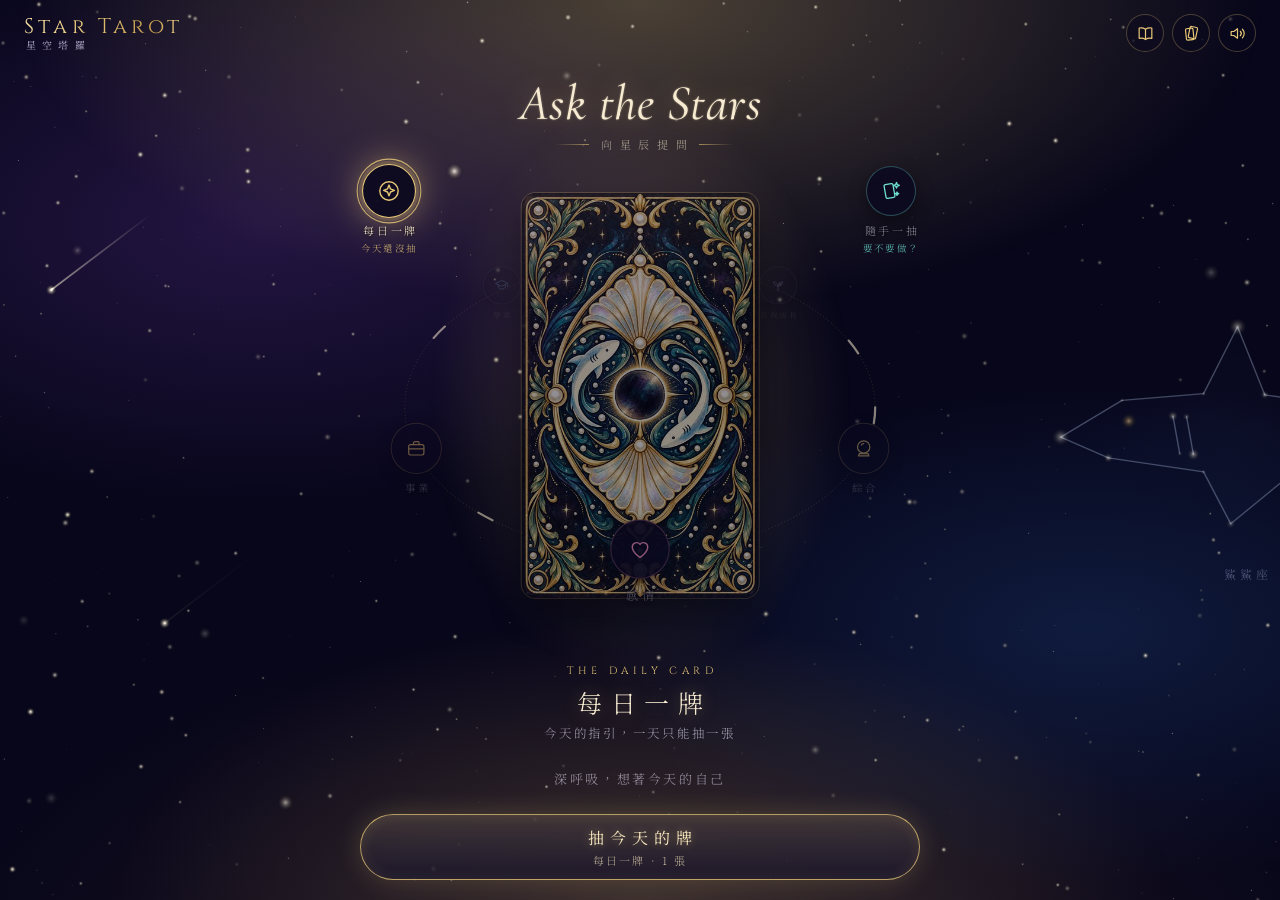
<file: index.html>
<!doctype html>
<html lang="zh-Hant">
<head>
<meta charset="utf-8">
<meta name="viewport" content="width=device-width, initial-scale=1, maximum-scale=1, user-scalable=no, viewport-fit=cover">
<title>星空塔羅</title>
<meta name="theme-color" content="#07061a">
<link rel="preconnect" href="https://fonts.googleapis.com">
<link rel="preconnect" href="https://fonts.gstatic.com" crossorigin>
<link href="https://fonts.googleapis.com/css2?family=Cinzel:wght@400;500;700&family=Cormorant+Garamond:ital,wght@0,400;0,500;1,400;1,500&family=Noto+Serif+TC:wght@300;400;600&display=swap" rel="stylesheet">
<link rel="stylesheet" href="style.css?v=20261111a">
</head>
<body>
<div id="aura"></div>
<canvas id="sky"></canvas>
<svg id="lines"></svg>
<div id="slots"></div>
<div id="table"></div>
<div id="ghosts"></div>
<div id="qLayer"><div class="q-dim"></div><div class="q-rays"></div></div>
<div id="labels"></div>
<div id="pickRing" hidden><div class="spin"></div></div>
<div id="gallery" hidden><div id="ring"></div><p class="gallery-hint">拖曳旋轉 · 點擊看牌</p></div>
<canvas id="fx"></canvas>
<div id="flash"></div>

<header id="top">
  <button class="brand" id="homeBtn" title="回到起始頁"><span class="en">Star Tarot</span><span class="zh">星空塔羅</span></button>
  <div id="spreadName"></div>
  <div class="tools">
    <button class="icon" id="historyBtn" title="占卜紀錄" aria-label="占卜紀錄"><svg viewBox="0 0 24 24" aria-hidden="true"><path d="M12 6.6C10 5.1 7 4.6 4 5.1v13c3-.5 6 0 8 1.5 2-1.5 5-2 8-1.5v-13c-3-.5-6 0-8 1.5zM12 6.6v13"/></svg></button>
    <button class="icon" id="galleryBtn" title="牌卡畫廊" aria-label="牌卡畫廊"><svg viewBox="0 0 24 24" aria-hidden="true"><rect x="9" y="3.6" width="9.5" height="14.5" rx="1.6" transform="rotate(12 13.7 10.9)"/><rect x="5" y="5.6" width="9.5" height="14.5" rx="1.6" transform="rotate(-6 9.7 12.9)"/></svg></button>
    <button class="icon" id="soundBtn" title="音效" aria-label="音效"><svg viewBox="0 0 24 24" aria-hidden="true"><path d="M4 9.5h3.4L12 6v12l-4.6-3.5H4z"/><path d="M15.5 9.2a4 4 0 0 1 0 5.6M18.2 6.6a7.6 7.6 0 0 1 0 10.8"/></svg></button>
  </div>
</header>

<section id="home" class="screen">
  <div class="hero">
    <h1><span class="en">Ask the Stars</span><span class="zh">向星辰提問</span></h1>
  </div>
  <div class="orbit-wrap">
  <div id="orbit" aria-label="選擇情境">
    <svg class="orbit-path" viewBox="0 0 100 100" preserveAspectRatio="none" aria-hidden="true">
      <ellipse cx="50" cy="50" rx="42" ry="30" pathLength="100"/>
      <ellipse class="comet" cx="50" cy="50" rx="42" ry="30" pathLength="100"/>
    </svg>
    <div class="orbit-card"><div class="oc-face"></div></div>
    <button class="orb" data-scene="love"><span class="orb-icon"><svg viewBox="0 0 24 24" aria-hidden="true"><path d="M12 19.5s-7-4.3-7-9.4A3.9 3.9 0 0 1 12 7.7a3.9 3.9 0 0 1 7 2.4c0 5.1-7 9.4-7 9.4z"/></svg></span><span class="orb-name">感情</span></button>
    <button class="orb" data-scene="career"><span class="orb-icon"><svg viewBox="0 0 24 24" aria-hidden="true"><rect x="4" y="8" width="16" height="11" rx="2"/><path d="M9 8V6.5A1.5 1.5 0 0 1 10.5 5h3A1.5 1.5 0 0 1 15 6.5V8M4 12.5h16"/></svg></span><span class="orb-name">事業</span></button>
    <button class="orb" data-scene="study"><span class="orb-icon"><svg viewBox="0 0 24 24" aria-hidden="true"><path d="M3.5 9 12 5l8.5 4L12 13z"/><path d="M7 11v4c1.5 1.4 3.2 2 5 2s3.5-.6 5-2v-4M20.5 9v5"/></svg></span><span class="orb-name">學業</span></button>
    <button class="orb" data-scene="self"><span class="orb-icon"><svg viewBox="0 0 24 24" aria-hidden="true"><path d="M12 20v-7"/><path d="M12 13c0-3.5-2.5-6-6.5-6 0 3.8 2.6 6 6.5 6zM12 13c0-3.5 2.5-6 6.5-6 0 3.8-2.6 6-6.5 6z"/></svg></span><span class="orb-name">自我成長</span></button>
    <button class="orb" data-scene="general"><span class="orb-icon"><svg viewBox="0 0 24 24" aria-hidden="true"><circle cx="12" cy="10.5" r="6.5"/><path d="M7.5 17.5h9l1 2.5h-11z"/><path d="M9.5 8.5a3 3 0 0 1 2.5-1.5"/></svg></span><span class="orb-name">綜合</span></button>
  </div>
    <button class="orb side side-l" data-scene="daily"><span class="orb-icon"><svg viewBox="0 0 24 24" aria-hidden="true"><circle cx="12" cy="12" r="8.5"/><path d="M12 6.5l1.4 3.6 3.6 1.4-3.6 1.4L12 16.5l-1.4-3.6L7 11.5l3.6-1.4z"/></svg></span><span class="orb-name">每日一牌</span><span class="orb-tag"></span></button>
    <button class="orb side side-r" data-scene="quick"><span class="orb-icon"><svg viewBox="0 0 24 24" aria-hidden="true"><rect x="6" y="5" width="9" height="14" rx="1.5" transform="rotate(-10 10.5 12)"/><path d="M17.5 3.5l.8 2 2 .8-2 .8-.8 2-.8-2-2-.8 2-.8zM18 13l.5 1.2 1.2.5-1.2.5L18 16.4l-.5-1.2-1.2-.5 1.2-.5z"/></svg></span><span class="orb-name">隨手一抽</span><span class="orb-tag">要不要做？</span></button>
  </div>
  <div class="scene-info"><p class="scene-en"></p><h2></h2><p class="scene-sub"></p></div>
  <div id="homeBottom">
    <div id="qBox">
      <input id="question" maxlength="60" placeholder="在心中默念，或寫下你的問題" autocomplete="off">
      <button id="ideaBtn" type="button" title="換一個問題靈感">靈感</button>
    </div>
    <p class="daily-note">深呼吸，想著今天的自己</p>
    <div class="start-row">
      <button class="primary" id="startBtn"><span class="t">開始洗牌</span><span class="s"></span></button>
      <button id="spreadBtn" title="選擇牌陣" aria-label="選擇牌陣"></button>
    </div>
  </div>
</section>

<section id="quick" class="screen">
  <button class="back-link q-back">← 回到星空</button>
  <div class="q-head">
    <p class="scene-en">Quick Draw</p>
    <h2>隨手一抽</h2>
    <p class="scene-sub">心裡想著那件決定不了的事</p>
  </div>
  <div class="q-stage">
    <div class="case-wrap">
    <svg class="q-circle" viewBox="0 0 200 200" aria-hidden="true"><circle cx="100" cy="100" r="96"/><circle cx="100" cy="100" r="86" class="thin"/><line x1="100" y1="4" x2="100" y2="11" transform="rotate(0 100 100)"/><line x1="100" y1="7" x2="100" y2="11" transform="rotate(6 100 100)"/><line x1="100" y1="7" x2="100" y2="11" transform="rotate(12 100 100)"/><line x1="100" y1="7" x2="100" y2="11" transform="rotate(18 100 100)"/><line x1="100" y1="7" x2="100" y2="11" transform="rotate(24 100 100)"/><line x1="100" y1="4" x2="100" y2="11" transform="rotate(30 100 100)"/><line x1="100" y1="7" x2="100" y2="11" transform="rotate(36 100 100)"/><line x1="100" y1="7" x2="100" y2="11" transform="rotate(42 100 100)"/><line x1="100" y1="7" x2="100" y2="11" transform="rotate(48 100 100)"/><line x1="100" y1="7" x2="100" y2="11" transform="rotate(54 100 100)"/><line x1="100" y1="4" x2="100" y2="11" transform="rotate(60 100 100)"/><line x1="100" y1="7" x2="100" y2="11" transform="rotate(66 100 100)"/><line x1="100" y1="7" x2="100" y2="11" transform="rotate(72 100 100)"/><line x1="100" y1="7" x2="100" y2="11" transform="rotate(78 100 100)"/><line x1="100" y1="7" x2="100" y2="11" transform="rotate(84 100 100)"/><line x1="100" y1="4" x2="100" y2="11" transform="rotate(90 100 100)"/><line x1="100" y1="7" x2="100" y2="11" transform="rotate(96 100 100)"/><line x1="100" y1="7" x2="100" y2="11" transform="rotate(102 100 100)"/><line x1="100" y1="7" x2="100" y2="11" transform="rotate(108 100 100)"/><line x1="100" y1="7" x2="100" y2="11" transform="rotate(114 100 100)"/><line x1="100" y1="4" x2="100" y2="11" transform="rotate(120 100 100)"/><line x1="100" y1="7" x2="100" y2="11" transform="rotate(126 100 100)"/><line x1="100" y1="7" x2="100" y2="11" transform="rotate(132 100 100)"/><line x1="100" y1="7" x2="100" y2="11" transform="rotate(138 100 100)"/><line x1="100" y1="7" x2="100" y2="11" transform="rotate(144 100 100)"/><line x1="100" y1="4" x2="100" y2="11" transform="rotate(150 100 100)"/><line x1="100" y1="7" x2="100" y2="11" transform="rotate(156 100 100)"/><line x1="100" y1="7" x2="100" y2="11" transform="rotate(162 100 100)"/><line x1="100" y1="7" x2="100" y2="11" transform="rotate(168 100 100)"/><line x1="100" y1="7" x2="100" y2="11" transform="rotate(174 100 100)"/><line x1="100" y1="4" x2="100" y2="11" transform="rotate(180 100 100)"/><line x1="100" y1="7" x2="100" y2="11" transform="rotate(186 100 100)"/><line x1="100" y1="7" x2="100" y2="11" transform="rotate(192 100 100)"/><line x1="100" y1="7" x2="100" y2="11" transform="rotate(198 100 100)"/><line x1="100" y1="7" x2="100" y2="11" transform="rotate(204 100 100)"/><line x1="100" y1="4" x2="100" y2="11" transform="rotate(210 100 100)"/><line x1="100" y1="7" x2="100" y2="11" transform="rotate(216 100 100)"/><line x1="100" y1="7" x2="100" y2="11" transform="rotate(222 100 100)"/><line x1="100" y1="7" x2="100" y2="11" transform="rotate(228 100 100)"/><line x1="100" y1="7" x2="100" y2="11" transform="rotate(234 100 100)"/><line x1="100" y1="4" x2="100" y2="11" transform="rotate(240 100 100)"/><line x1="100" y1="7" x2="100" y2="11" transform="rotate(246 100 100)"/><line x1="100" y1="7" x2="100" y2="11" transform="rotate(252 100 100)"/><line x1="100" y1="7" x2="100" y2="11" transform="rotate(258 100 100)"/><line x1="100" y1="7" x2="100" y2="11" transform="rotate(264 100 100)"/><line x1="100" y1="4" x2="100" y2="11" transform="rotate(270 100 100)"/><line x1="100" y1="7" x2="100" y2="11" transform="rotate(276 100 100)"/><line x1="100" y1="7" x2="100" y2="11" transform="rotate(282 100 100)"/><line x1="100" y1="7" x2="100" y2="11" transform="rotate(288 100 100)"/><line x1="100" y1="7" x2="100" y2="11" transform="rotate(294 100 100)"/><line x1="100" y1="4" x2="100" y2="11" transform="rotate(300 100 100)"/><line x1="100" y1="7" x2="100" y2="11" transform="rotate(306 100 100)"/><line x1="100" y1="7" x2="100" y2="11" transform="rotate(312 100 100)"/><line x1="100" y1="7" x2="100" y2="11" transform="rotate(318 100 100)"/><line x1="100" y1="7" x2="100" y2="11" transform="rotate(324 100 100)"/><line x1="100" y1="4" x2="100" y2="11" transform="rotate(330 100 100)"/><line x1="100" y1="7" x2="100" y2="11" transform="rotate(336 100 100)"/><line x1="100" y1="7" x2="100" y2="11" transform="rotate(342 100 100)"/><line x1="100" y1="7" x2="100" y2="11" transform="rotate(348 100 100)"/><line x1="100" y1="7" x2="100" y2="11" transform="rotate(354 100 100)"/><circle cx="100" cy="100" r="78" class="thin"/><circle cx="178.0" cy="100.0" r="3"/><circle cx="167.5" cy="139.0" r="3"/><circle cx="139.0" cy="167.5" r="3"/><circle cx="100.0" cy="178.0" r="3"/><circle cx="61.0" cy="167.5" r="3"/><circle cx="32.5" cy="139.0" r="3"/><circle cx="22.0" cy="100.0" r="3"/><circle cx="32.5" cy="61.0" r="3"/><circle cx="61.0" cy="32.5" r="3"/><circle cx="100.0" cy="22.0" r="3"/><circle cx="139.0" cy="32.5" r="3"/><circle cx="167.5" cy="61.0" r="3"/><polygon points="100.0,36.0 155.4,132.0 44.6,132.0"/><polygon points="100.0,164.0 44.6,68.0 155.4,68.0"/><circle cx="100" cy="100" r="40" class="thin"/></svg>
    <div class="case" aria-label="從卡夾抽一張牌">
      <div class="case-light"></div>
      <div class="case-back"></div>
      <div class="case-cards"><span></span><span></span><span></span></div>
      <div class="peek"><div class="face back"></div></div>
      <div class="case-lid"><span class="lid-gem"></span></div>
      <div class="case-front">
        <span class="cf-c tl"></span><span class="cf-c tr"></span><span class="cf-c bl"></span><span class="cf-c br"></span>
        <span class="cf-moon"></span>
        <span class="cf-title">STAR TAROT</span>
        <span class="cf-sub">星 空 塔 羅</span>
      </div>
    </div>
    </div>
    <p class="q-hint">把牌往上拉出來，或輕點卡夾</p>
  </div>
  <div class="q-result" hidden>
    <p class="q-en"></p>
    <h2 class="q-verdict"></h2>
    <p class="q-line"></p>
    <p class="q-card"></p>
    <p class="q-advice"></p>
    <div class="q-actions">
      <button class="primary" data-q="again">再抽一張</button>
      <button data-q="ai">問 AI</button>
      <button data-q="share">存成圖片</button>
      <button data-q="detail">完整牌義</button>
      <button data-q="home">回到星空</button>
    </div>
  </div>
</section>

<div id="wheel" hidden>
  <button class="wheel-close" aria-label="關閉">✕</button>
  <p class="label wheel-title">Choose your spread</p>
  <div class="dial">
  </div>
  <div class="hub">
    <span class="hd"></span>
    <span class="hn"></span>
    <span class="hc"></span>
    <span class="hb"></span>
    <button class="hub-ok">選這個牌陣</button>
  </div>
  <p class="wheel-tip">轉動輪盤，或點選牌陣</p>
</div>

<p id="hint"></p>

<div id="revealBar" hidden><button class="primary" id="revealAllBtn">✦ 全部翻開</button></div>

<div id="actions" hidden>
  <button class="primary with-icon" id="readingBtn"><svg viewBox="0 0 24 24" aria-hidden="true"><path d="M7 3.5h7.5L19 8v12.5H7z"/><path d="M14.5 3.5V8H19M10 12h6M10 15.5h6"/></svg>完整解讀</button>
  <button class="with-icon" id="shareBtn"><svg viewBox="0 0 24 24" aria-hidden="true"><path d="M12 15V4M8 7.5L12 3.5l4 4"/><path d="M6.5 11H5v9.5h14V11h-1.5"/></svg>存成圖片</button>
  <button class="with-icon" id="againBtn"><svg viewBox="0 0 24 24" aria-hidden="true"><path d="M19 12a7 7 0 1 1-2.1-5"/><path d="M19.5 4v4.5H15"/></svg>再抽一次</button>
</div>

<div id="tooltip" hidden></div>

<div id="modal" hidden>
  <div class="modal-body">
    <button class="close" aria-label="關閉">✕</button>
    <div class="modal-card"><div class="mcard"><img alt=""><div class="holo"></div><div class="glare"></div></div></div>
    <div class="modal-text"></div>
  </div>
</div>

<div id="sheet" hidden>
  <div class="sheet-body">
    <button class="close" aria-label="關閉">✕</button>
    <div class="sheet-content"></div>
  </div>
</div>

<div id="ask" hidden>
  <div class="ask-body">
    <button class="close" aria-label="關閉">✕</button>
    <h2>問 AI 更深入的解讀</h2>
    <p class="ask-sub">複製下面這段文字，貼到 ChatGPT、Claude 或 Gemini，AI 就能依你的問題和抽到的牌給你解讀。可以先在裡面修改你的問題。</p>
    <textarea id="askText" spellcheck="false"></textarea>
    <div class="ask-actions">
      <button class="primary" id="askCopy">複製提問</button>
      <span id="askDone" role="status"></span>
    </div>
  </div>
</div>

<div id="share" hidden>
  <div class="share-body">
    <button class="close" aria-label="關閉">✕</button>
    <img alt="占卜結果圖片">
    <p class="share-status"></p>
    <div class="share-actions">
      <button class="primary" data-act="native" hidden>分享</button>
      <button class="with-icon" data-act="download"><svg viewBox="0 0 24 24" aria-hidden="true"><path d="M12 4v11M8 11l4 4 4-4M5 19.5h14"/></svg>下載圖片</button>
    </div>
  </div>
</div>

<script src="meanings.js?v=20261111a"></script>
<script src="cards.js?v=20261111a"></script>
<script src="reading.js?v=20261111a"></script>
<script src="live.js?v=20261111a"></script>
<script src="js/core.js?v=20261111a"></script>
<script src="js/table.js?v=20261111a"></script>
<script src="js/home.js?v=20261111a"></script>
<script src="js/quick.js?v=20261111a"></script>
<script src="js/wheel.js?v=20261111a"></script>
<script src="js/draw.js?v=20261111a"></script>
<script src="js/views.js?v=20261111a"></script>
<script src="js/extras.js?v=20261111a"></script>
<script src="js/main.js?v=20261111a"></script>
</body>
</html>
</file>
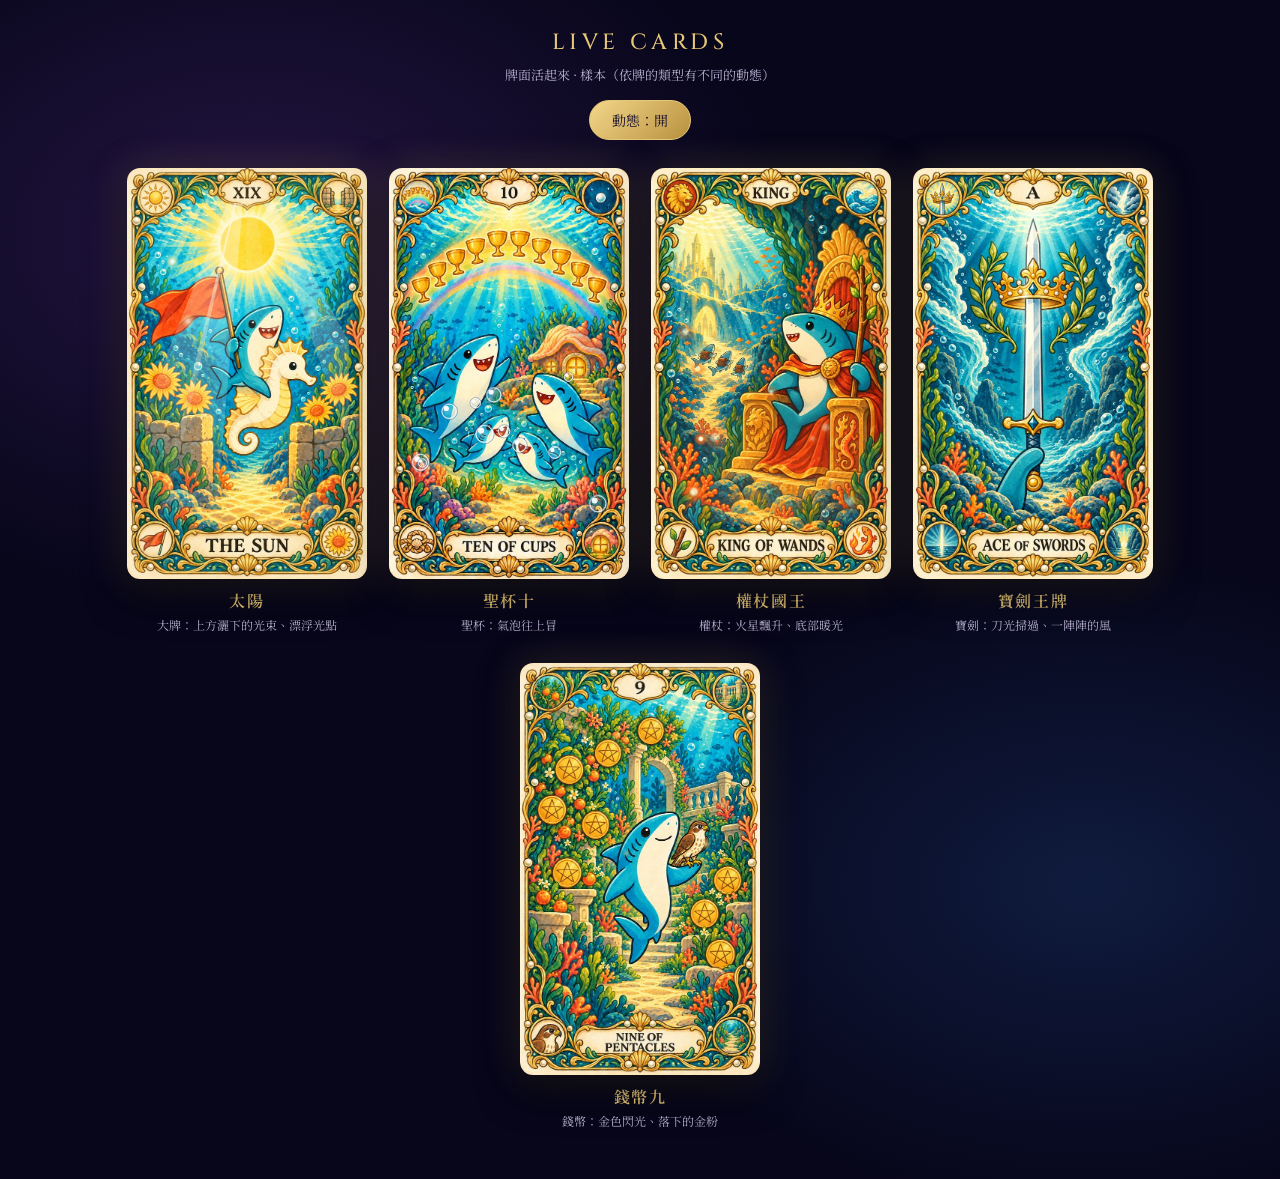
<file: live-preview.html>
<!doctype html>
<html lang="zh-Hant">
<head>
<meta charset="utf-8">
<meta name="viewport" content="width=device-width, initial-scale=1, viewport-fit=cover">
<title>牌面活起來 · 樣本</title>
<meta name="theme-color" content="#07061a">
<link rel="preconnect" href="https://fonts.googleapis.com">
<link rel="preconnect" href="https://fonts.gstatic.com" crossorigin>
<link href="https://fonts.googleapis.com/css2?family=Cinzel:wght@500&family=Noto+Serif+TC:wght@400;600&display=swap" rel="stylesheet">
<style>
  :root { --ink: #f4ecd8; --muted: #b8b0d0; --gold: #e8c877; --line: rgba(232, 200, 119, .3); }
  * { box-sizing: border-box; }
  body {
    margin: 0; min-height: 100vh; color: var(--ink); font-family: 'Noto Serif TC', serif;
    background:
      radial-gradient(ellipse 60% 45% at 20% 20%, rgba(110, 60, 170, .28), transparent 70%),
      radial-gradient(ellipse 55% 40% at 85% 75%, rgba(40, 90, 170, .25), transparent 70%),
      #07061a;
  }
  header { padding: 28px 16px 8px; text-align: center; }
  h1 { margin: 0; font-family: 'Cinzel', serif; font-weight: 500; letter-spacing: .2em; color: var(--gold); font-size: 22px; }
  .sub { margin: 8px 0 16px; color: var(--muted); font-size: 13px; }
  .toggle {
    padding: 9px 22px; border-radius: 999px; border: 1px solid var(--gold); font: inherit; font-size: 14px;
    color: #1a1230; background: linear-gradient(135deg, #f3d68a, #b8913f); cursor: pointer;
  }
  .toggle.off { color: var(--gold); background: none; }
  .grid { display: flex; flex-wrap: wrap; justify-content: center; gap: 28px 22px; padding: 20px 16px 48px; }
  figure { margin: 0; width: min(240px, 42vw); text-align: center; }
  .card {
    position: relative; aspect-ratio: 958 / 1642; border-radius: 5.5% / 3.2%; overflow: hidden;
    box-shadow: 0 14px 40px rgba(0, 0, 0, .55), 0 0 40px rgba(232, 200, 119, .18);
  }
  .card img { width: 100%; height: 100%; display: block; object-fit: cover; }
  figcaption { margin-top: 10px; }
  figcaption b { display: block; color: var(--gold); font-weight: 600; letter-spacing: .1em; }
  figcaption span { font-size: 12px; color: var(--muted); }
</style>
</head>
<body>
<header>
  <h1>LIVE CARDS</h1>
  <p class="sub">牌面活起來 · 樣本（依牌的類型有不同的動態）</p>
  <button class="toggle" id="toggle">動態：開</button>
</header>
<main class="grid" id="grid"></main>
<script src="live.js"></script>
<script>
  const SAMPLES = [
    { file: 'Sun', name: '太陽', type: '大牌', note: '上方灑下的光束、漂浮光點', card: { major: true } },
    { file: 'TenCups', name: '聖杯十', type: '聖杯', note: '氣泡往上冒', card: { suit: 'Cups' } },
    { file: 'KingWands', name: '權杖國王', type: '權杖', note: '火星飄升、底部暖光', card: { suit: 'Wands' } },
    { file: 'AceSwords', name: '寶劍王牌', type: '寶劍', note: '刀光掃過、一陣陣的風', card: { suit: 'Swords' } },
    { file: 'NinePentacles', name: '錢幣九', type: '錢幣', note: '金色閃光、落下的金粉', card: { suit: 'Pentacles' } },
  ];
  const grid = document.getElementById('grid');
  for (const s of SAMPLES) {
    const fig = document.createElement('figure');
    fig.innerHTML = `<div class="card"><img src="cards/${s.file}.jpg" alt="${s.name}"></div>
      <figcaption><b>${s.name}</b><span>${s.type}：${s.note}</span></figcaption>`;
    grid.appendChild(fig);
    live.attach(fig.querySelector('.card'), s.card);
  }
  let on = true;
  document.getElementById('toggle').addEventListener('click', (e) => {
    on = !on;
    live.setEnabled(on);
    e.currentTarget.textContent = `動態：${on ? '開' : '關'}`;
    e.currentTarget.classList.toggle('off', !on);
  });
</script>
</body>
</html>
</file>
<file: style.css>
:root {
  --ink: #f4ecd8;
  --muted: #b8b0d0;
  --gold: #e8c877;
  --gold-deep: #b8913f;
  --night: #07061a;
  --panel: rgba(16, 13, 44, .78);
  --line: rgba(232, 200, 119, .35);
  --serif: 'Noto Serif TC', 'Songti TC', serif;
  --display: 'Cinzel', 'Noto Serif TC', serif;
  --latin: 'Cormorant Garamond', 'Noto Serif TC', serif;
}

* { box-sizing: border-box; }
html, body { margin: 0; height: 100%; overflow: hidden; }
/* 不需要縮放：關掉點兩下放大，連點翻牌時畫面才不會被放大 */
html { touch-action: manipulation; }
body {
  background:
    radial-gradient(ellipse 60% 45% at 20% 25%, rgba(110, 60, 170, .28), transparent 70%),
    radial-gradient(ellipse 55% 40% at 85% 70%, rgba(40, 90, 170, .25), transparent 70%),
    radial-gradient(ellipse 80% 60% at 50% 110%, rgba(200, 120, 80, .14), transparent 70%),
    var(--night);
  color: var(--ink);
  font-family: var(--serif);
  -webkit-tap-highlight-color: transparent;
  user-select: none;
  -webkit-user-select: none;
}
button { font: inherit; color: inherit; cursor: pointer; }

#sky, #fx, #lines, #slots, #table { position: fixed; inset: 0; width: 100%; height: 100%; }
#sky { z-index: 0; }
#lines { z-index: 1; pointer-events: none; overflow: visible; }
#slots { z-index: 1; pointer-events: none; }
#table { z-index: 2; pointer-events: none; perspective: 1400px; }
#ghosts { position: fixed; inset: 0; z-index: 6; pointer-events: none; perspective: 1400px; }
#home.handoff .orbit-card { visibility: hidden; }
#fx { z-index: 8; pointer-events: none; }
#labels { position: fixed; inset: 0; z-index: 3; pointer-events: none; }

/* ---------- 頂部 ---------- */
#top {
  position: fixed; top: 0; left: 0; right: 0; z-index: 6;
  display: grid; grid-template-columns: 1fr auto 1fr; align-items: center; gap: 12px;
  padding: max(14px, env(safe-area-inset-top)) 24px 12px;
}
.brand { display: flex; flex-direction: column; gap: 2px; line-height: 1; padding: 0; border: 0; background: none; text-align: left; justify-self: start; }
.brand .en {
  font-family: var(--display); font-size: 21px; letter-spacing: .2em;
  background: linear-gradient(90deg, #f8e3a1, #c9a14a 40%, #fff1c4 60%, #c9a14a);
  background-size: 200% 100%;
  -webkit-background-clip: text; background-clip: text; color: transparent;
  animation: sheen 6s linear infinite;
}
.brand .zh { font-size: 10px; letter-spacing: .62em; color: var(--muted); padding-left: 2px; }
@keyframes sheen { to { background-position: -200% 0; } }

.tools { display: flex; gap: 8px; justify-self: end; }
.icon {
  display: grid; place-items: center; width: 38px; height: 38px; padding: 0; border-radius: 50%;
  border: 1px solid rgba(232, 200, 119, .28); background: rgba(10, 8, 30, .45); color: var(--gold);
  transition: border-color .25s, background .25s, box-shadow .25s;
}
.icon svg { width: 19px; height: 19px; fill: none; stroke: currentColor; stroke-width: 1.5; stroke-linecap: round; stroke-linejoin: round; }
.icon:hover { border-color: var(--gold); background: rgba(232, 200, 119, .1); box-shadow: 0 0 18px rgba(232, 200, 119, .25); }
.icon.off { color: var(--muted); }

/* ---------- 情境氛圍：依情境換背景光暈 ---------- */
#aura {
  position: fixed; inset: 0; z-index: 0; pointer-events: none; transition: opacity .5s;
  --aura: 120, 90, 220;
  background:
    radial-gradient(ellipse 70% 50% at 50% 0%, rgba(var(--aura), .30), transparent 70%),
    radial-gradient(ellipse 60% 45% at 50% 100%, rgba(var(--aura), .16), transparent 70%);
}

/* ---------- 起始頁 ---------- */
.screen {
  position: fixed; inset: 0; z-index: 5; overflow: hidden;
  display: flex; flex-direction: column; align-items: center; gap: clamp(8px, 1.6vh, 16px);
  padding: calc(max(14px, env(safe-area-inset-top)) + 64px) 16px max(16px, env(safe-area-inset-bottom));
  opacity: 0; pointer-events: none; transform: translateY(16px);
  transition: opacity .45s, transform .45s;
}
.screen.show { opacity: 1; pointer-events: auto; transform: none; }
.screen > * { width: min(560px, 100%); flex: none; }
#home { --accent-rgb: 232, 200, 119; }

.hero { text-align: center; }
.hero h1 { margin: 0; display: flex; flex-direction: column; align-items: center; gap: 8px; font-weight: 400; }
.hero .en {
  font-family: var(--latin); font-style: italic; font-weight: 400; line-height: 1;
  font-size: clamp(32px, 9vw, 50px); letter-spacing: .01em; color: #f7ecd2;
  text-shadow: 0 0 26px rgba(var(--accent-rgb), .45), 0 0 2px rgba(255, 240, 210, .5);
  transition: text-shadow .6s;
}
.hero .zh {
  display: flex; align-items: center; gap: 12px;
  font-size: 11px; font-weight: 300; letter-spacing: .7em; padding-left: .7em; color: rgba(246, 234, 208, .62);
}
.hero .zh::before, .hero .zh::after { content: ''; width: 34px; height: 1px; background: linear-gradient(90deg, transparent, rgba(232, 200, 119, .6)); }
.hero .zh::after { transform: scaleX(-1); margin-left: -.7em; }

/* 星座軌道：中央浮動的牌，六個情境沿著橢圓環繞 */
/* 軌道外框：放軌道本身，加上固定在左右上角的每日一牌與隨手一抽 */
.orbit-wrap { position: relative; flex: 1 1 auto !important; min-height: 170px; max-height: 520px; display: flex; flex-direction: column; }
.orb.side { transform: none; top: 0; z-index: 4; }
.orb.side-l { left: 0; }
.orb.side-r { left: auto; right: 0; }
.orb.side .orb-icon { width: 50px; height: 50px; }
.orb.side.on .orb-name { opacity: 1; color: #f7ecd2; }
.orb.side.on .orb-icon { transform: scale(1.08); }
.orb.side.done:not(.on) .orb-icon { opacity: .7; }
.orb-tag { font-size: 9.5px; font-weight: 300; letter-spacing: .14em; color: rgba(var(--orb-rgb, 232, 200, 119), .85); margin-top: -3px; }
#orbit {
  position: relative; flex: 1 1 auto !important; min-height: 0;
  touch-action: none; cursor: grab; user-select: none; -webkit-user-select: none;
}
#orbit:active { cursor: grabbing; }
.orbit-path { position: absolute; inset: 0; width: 100%; height: 100%; overflow: visible; pointer-events: none; }
.orbit-path ellipse {
  fill: none; stroke: rgba(var(--accent-rgb), .4); stroke-width: 1; vector-effect: non-scaling-stroke;
  stroke-dasharray: .35 1.15; transition: stroke .6s;
}
.orbit-path .comet {
  stroke: rgba(255, 244, 214, .95); stroke-width: 2.2; stroke-linecap: round; stroke-dasharray: 7 93;
  animation: comet 7s linear infinite;
}
@keyframes comet { to { stroke-dashoffset: -100; } }
.orbit-card::before {
  content: ''; position: absolute; inset: -22% -40%; z-index: -1; pointer-events: none;
  background: radial-gradient(closest-side, rgba(var(--accent-rgb), .45), rgba(var(--accent-rgb), 0));
}
.orbit-card { position: absolute; left: 50%; top: 50%; z-index: 2; height: 84%; aspect-ratio: 958 / 1642; transform: translate(-50%, -53%); perspective: 900px; pointer-events: none; }
.oc-face {
  width: 100%; height: 100%; border-radius: 6% / 3.5%;
  background: var(--back) center / 100% 100%;
  box-shadow: 0 16px 34px rgba(0, 0, 0, .6), 0 0 0 1px rgba(232, 200, 119, .45);
  animation: ocFloat 5s ease-in-out infinite;
}
@keyframes ocFloat { 50% { transform: translateY(-8px) rotateY(10deg) rotateX(4deg); } }
.orbit-card.spin .oc-face { animation: ocSpin .9s cubic-bezier(.3, .7, .3, 1), ocFloat 5s ease-in-out .9s infinite; }
@keyframes ocSpin { from { transform: rotateY(-360deg) scale(.88); } }

.orb { position: absolute; left: 0; top: 0; display: flex; flex-direction: column; align-items: center; gap: 6px; padding: 0; border: 0; background: none; color: var(--ink);  }
.orb-icon {
  position: relative; display: grid; place-items: center; width: 54px; height: 54px; border-radius: 50%;
  border: 1px solid rgba(var(--orb-rgb, 232, 200, 119), .32); background: rgba(12, 10, 32, .92);
  box-shadow: 0 6px 18px rgba(0, 0, 0, .45); transition: border-color .3s, box-shadow .3s;
}
.orb-icon svg { width: 24px; height: 24px; fill: none; stroke: rgb(var(--orb-rgb, 232, 200, 119)); stroke-width: 1.3; stroke-linecap: round; stroke-linejoin: round; }
.orb-name { font-size: 11px; font-weight: 300; letter-spacing: .26em; padding-left: .26em; white-space: nowrap; color: rgba(225, 218, 240, .6); text-shadow: 0 1px 4px #000; transition: color .3s; }
.orb.on .orb-icon { border-color: rgb(var(--orb-rgb, 232, 200, 119)); box-shadow: 0 0 0 3px rgba(var(--orb-rgb, 232, 200, 119), .16), 0 0 34px rgba(var(--orb-rgb, 232, 200, 119), .65); }
.orb.on .orb-name { opacity: 0; } /* 正前方的名稱和下方的大標題重複，就不顯示 */
.orb.nudge .orb-icon::after {
  content: ''; position: absolute; inset: -6px; border-radius: 50%; border: 1px solid rgba(232, 200, 119, .8);
  animation: nudge 1.8s ease-out infinite;
}
@keyframes nudge { from { transform: scale(.85); opacity: 1; } to { transform: scale(1.3); opacity: 0; } }
[data-scene="daily"] { --orb-rgb: 232, 200, 119; }
[data-scene="love"] { --orb-rgb: 255, 154, 196; }
[data-scene="career"] { --orb-rgb: 245, 198, 110; }
[data-scene="study"] { --orb-rgb: 124, 200, 255; }
[data-scene="self"] { --orb-rgb: 185, 162, 255; }
[data-scene="general"] { --orb-rgb: 232, 200, 119; }

.scene-info { text-align: center; }
.scene-en { margin: 0; font-family: var(--display); font-size: 10.5px; letter-spacing: .42em; padding-left: .42em; text-transform: uppercase; color: rgba(var(--accent-rgb), .95); transition: color .6s; }
.scene-info h2 {
  margin: 6px 0 4px; font-size: 25px; font-weight: 300; letter-spacing: .34em; padding-left: .34em; color: #f7ecd2;
  text-shadow: 0 0 18px rgba(var(--accent-rgb), .35);
}
.scene-sub { margin: 0; font-size: 12.5px; font-weight: 300; letter-spacing: .14em; color: rgba(225, 218, 240, .66); }

/* 下方：問題框＋主要按鈕＋右側的牌陣按鈕；每日一牌時用同樣的版面 */
#homeBottom { display: flex; flex-direction: column; gap: 12px; padding-bottom: 4px; }
.daily-note { display: none; margin: 0; text-align: center; font-size: 13px; font-weight: 300; letter-spacing: .2em; color: rgba(225, 218, 240, .62); line-height: 46px; }
#home.daily #qBox { display: none; }
#home.daily .daily-note { display: block; }
#home.daily #spreadBtn { display: none; }
.start-row { display: flex; gap: 10px; align-items: center; }
#startBtn { flex: 1; display: flex; flex-direction: column; align-items: center; gap: 3px; padding: 11px 20px; }
#startBtn .t { font-size: 16px; letter-spacing: .36em; padding-left: .36em; }
#startBtn .s { font-size: 11px; font-weight: 300; letter-spacing: .2em; color: rgba(248, 233, 192, .7); text-shadow: none; }
#spreadBtn {
  flex: none; position: relative; width: 64px; aspect-ratio: 1; border-radius: 50%; padding: 0;
  display: flex; flex-direction: column; align-items: center; justify-content: center; gap: 1px;
  border: 0; background: radial-gradient(circle, rgba(var(--accent-rgb), .18), rgba(12, 10, 32, .8) 70%);
  box-shadow: 0 0 24px rgba(var(--accent-rgb), .28); transition: box-shadow .3s, transform .2s;
}
#spreadBtn:hover { transform: scale(1.05); box-shadow: 0 0 34px rgba(var(--accent-rgb), .45); }
.sb-ring { position: absolute; inset: 0; width: 100%; height: 100%; animation: spinSlow 24s linear infinite; }
.sb-ring circle { fill: none; stroke: rgba(var(--accent-rgb), .85); stroke-width: 1; }
.sb-ring .thin { stroke-opacity: .4; stroke-dasharray: 1.5 3; }
.sb-ring line { stroke: rgba(var(--accent-rgb), .7); stroke-width: 1; }
.sb-ring .pt { fill: rgb(var(--accent-rgb)); }
@keyframes spinSlow { to { transform: rotate(360deg); } }
.sb-fan { position: relative; width: 25px; height: 25px; margin-top: 2px; }
.sb-fan rect { fill: rgba(12, 10, 32, .9); stroke: #f3d68a; stroke-width: 1.1; }
.sb-fan .dot { fill: #f3d68a; }
.sb-label { position: relative; font-size: 10px; font-weight: 300; letter-spacing: .3em; padding-left: .3em; color: #f7ecd2; }
#spreadBtn.pop { animation: pop .5s cubic-bezier(.3, 1.6, .5, 1); }
@keyframes pop { 40% { transform: scale(1.18); } }

/* 牌陣輪盤 */
#wheel {
  position: fixed; inset: 0; z-index: 9; display: grid; place-items: center;
  background: radial-gradient(circle at 50% 50%, rgba(14, 10, 40, .94), rgba(4, 3, 14, .97));
  opacity: 0; transition: opacity .35s;
  --D: min(86vw, 62vh, 460px);
}
#wheel[hidden] { display: none; }
#wheel.open { opacity: 1; }
#wheel:not(.open) { pointer-events: none; } /* 收起來的過程中，不擋住底下的按鈕 */
#wheel .dial, #wheel .hub {
  grid-area: 1 / 1; transform-origin: calc(var(--ox) - 50vw + 50%) calc(var(--oy) - 50vh + 50%);
  transform: scale(.08) rotate(-120deg); transition: transform .5s cubic-bezier(.2, .9, .25, 1.05);
}
#wheel.open .dial, #wheel.open .hub { transform: none; }
.dial {
  position: relative; width: var(--D); height: var(--D); border-radius: 50%; touch-action: none; cursor: grab;
  background:
    radial-gradient(circle, transparent 33%, rgba(var(--accent-rgb, 232, 200, 119), .07) 34%, transparent 35%),
    radial-gradient(circle, transparent 70%, rgba(232, 200, 119, .06) 71%, transparent 100%);
  border: 1px solid rgba(232, 200, 119, .28);
  box-shadow: 0 0 80px rgba(var(--accent-rgb, 232, 200, 119), .15), inset 0 0 60px rgba(232, 200, 119, .05);
}
.dial::before {
  content: ''; position: absolute; inset: 9%; border-radius: 50%;
  border: 1px dashed rgba(232, 200, 119, .25);
}
/* 正上方的指標 */
.dial::after {
  content: ''; position: absolute; left: 50%; top: -14px; width: 0; height: 0; transform: translateX(-50%);
  border: 8px solid transparent; border-top: 11px solid var(--gold);
  filter: drop-shadow(0 0 6px rgba(232, 200, 119, .9));
}
.wi {
  position: absolute; left: 50%; top: 50%; width: 76px; margin: -38px 0 0 -38px; padding: 8px 0 6px;
  display: flex; flex-direction: column; align-items: center; gap: 4px; border: 0; background: none; color: var(--ink);
  transform: rotate(calc(var(--a) + var(--rot, 0deg))) translateY(calc(var(--D) * -.4)) rotate(calc((var(--a) + var(--rot, 0deg)) * -1));
}
.wi .diagram { width: 32px; height: 32px; padding: 6px; box-sizing: content-box; border-radius: 50%; background: rgba(12, 10, 32, .85); border: 1px solid rgba(232, 200, 119, .3); transition: border-color .3s, box-shadow .3s, transform .3s; }
.wi span { font-size: 11px; font-weight: 300; letter-spacing: .12em; white-space: nowrap; color: rgba(225, 218, 240, .7); }
.wi em { position: absolute; top: -6px; right: 2px; font-style: normal; font-size: 9px; letter-spacing: .15em; padding: 0 5px; border-radius: 999px; color: #1a1230; background: var(--gold); }
.wi.on .diagram { border-color: var(--gold); box-shadow: 0 0 22px rgba(232, 200, 119, .65); transform: scale(1.15); }
.wi.on span { color: #f7ecd2; }
.hub {
  position: relative; z-index: 1; width: calc(var(--D) * .6); display: flex; flex-direction: column; align-items: center; gap: 4px;
  text-align: center; pointer-events: none;
}
.hub .hd .diagram { width: 46px; height: 46px; }
.hn { font-size: 19px; font-weight: 300; letter-spacing: .3em; padding-left: .3em; color: #f7ecd2; }
.hc { font-family: var(--display); font-size: 9.5px; letter-spacing: .32em; text-transform: uppercase; color: rgba(232, 200, 119, .8); }
.hb { margin: 4px 0 8px; font-size: 11.5px; font-weight: 300; line-height: 1.6; color: rgba(225, 218, 240, .66); text-wrap: balance; word-break: keep-all; }
.hub-ok {
  pointer-events: auto; padding: 8px 18px; border-radius: 999px; font-size: 12.5px; letter-spacing: .24em; padding-left: calc(18px + .24em);
  border: 1px solid rgba(232, 200, 119, .75); background: rgba(232, 200, 119, .12); color: #f8e9c0;
  box-shadow: 0 0 18px rgba(232, 200, 119, .25);
}
.wheel-title { position: absolute; top: calc(max(14px, env(safe-area-inset-top)) + 70px); left: 0; right: 0; justify-content: center; }
.wheel-tip { position: absolute; bottom: max(28px, env(safe-area-inset-bottom)); left: 0; right: 0; margin: 0; text-align: center; font-size: 12px; font-weight: 300; letter-spacing: .2em; color: rgba(225, 218, 240, .55); }
.wheel-close {
  position: absolute; top: calc(max(14px, env(safe-area-inset-top)) + 4px); right: 18px; width: 38px; height: 38px; border-radius: 50%;
  border: 1px solid var(--line); background: rgba(0, 0, 0, .3);
}

#qBox { position: relative; }
#question {
  width: 100%; padding: 12px 70px 12px 20px; border-radius: 999px; text-align: center;
  border: 1px solid rgba(232, 200, 119, .24); background: rgba(10, 8, 30, .55); color: #f7ecd2;
  font: 300 16px var(--serif); letter-spacing: .06em; outline: none; user-select: text; -webkit-user-select: text;
  transition: border-color .3s, box-shadow .3s;
}
#question:focus { border-color: rgba(232, 200, 119, .7); box-shadow: 0 0 24px rgba(232, 200, 119, .2); }
#question::placeholder { color: rgba(225, 218, 240, .45); letter-spacing: .1em; }
#question.flash { animation: qflash .7s ease-out; }
@keyframes qflash { from { border-color: var(--gold); box-shadow: 0 0 30px rgba(232, 200, 119, .45); } }
#ideaBtn {
  position: absolute; right: 6px; top: 50%; transform: translateY(-50%);
  padding: 6px 13px; border-radius: 999px; font-size: 11.5px; letter-spacing: .24em; padding-left: calc(13px + .24em); white-space: nowrap;
  border: 1px solid rgba(232, 200, 119, .3); background: rgba(232, 200, 119, .06); color: rgba(232, 200, 119, .95);
  transition: background .25s, border-color .25s;
}
#ideaBtn:hover { background: rgba(232, 200, 119, .14); border-color: var(--gold); }
.with-icon { display: inline-flex; align-items: center; justify-content: center; gap: 7px; }
.with-icon svg { width: 16px; height: 16px; flex: none; fill: none; stroke: currentColor; stroke-width: 1.6; stroke-linecap: round; stroke-linejoin: round; }
.label {
  display: flex; align-items: center; gap: 12px; margin: 0;
  font-family: var(--display); font-size: 9.5px; letter-spacing: .42em; text-transform: uppercase; color: rgba(232, 200, 119, .72);
}
.label::before, .label::after { content: ''; width: 34px; height: 1px; background: linear-gradient(90deg, transparent, rgba(232, 200, 119, .5)); }
.label::after { transform: scaleX(-1); }
.chips { display: flex; justify-content: center; gap: 6px; }
.chips button {
  padding: 6px 13px; border-radius: 999px; font-size: 13px; white-space: nowrap;
  border: 1px solid rgba(232, 200, 119, .22); background: rgba(10, 8, 30, .5); color: var(--muted);
  transition: color .25s, border-color .25s, background .25s, box-shadow .25s;
}
.chips button:hover { color: var(--ink); border-color: var(--gold); }

/* 主要按鈕：深色玻璃、細金邊、帶一點微光 */
.primary {
  padding: 12px 32px; border-radius: 999px; border: 1px solid rgba(232, 200, 119, .75);
  background: linear-gradient(180deg, rgba(232, 200, 119, .22), rgba(232, 200, 119, .05)), rgba(14, 11, 38, .88);
  color: #f8e9c0; font-weight: 400; letter-spacing: .32em; text-shadow: 0 0 10px rgba(232, 200, 119, .45);
  box-shadow: 0 0 26px rgba(232, 200, 119, .2), inset 0 0 14px rgba(232, 200, 119, .12);
  transition: transform .2s, box-shadow .25s, border-color .25s;
}
.primary:hover { transform: translateY(-1px); border-color: #f3d68a; box-shadow: 0 0 40px rgba(232, 200, 119, .38), inset 0 0 18px rgba(232, 200, 119, .2); }
#spreadName { justify-self: center; font-size: 12px; font-weight: 300; letter-spacing: .32em; color: rgba(232, 200, 119, .85); }

/* 比較矮的螢幕：縮小標題，讓軌道多一點空間 */
@media (max-height: 700px) {
  .hero .en { font-size: 30px; }
  .hero .zh { display: none; }
  .scene-info h2 { font-size: 22px; margin: 3px 0 2px; }
  .scene-sub { display: none; }
}
@media (max-height: 600px) {
  .hero { display: none; }
}

#hint {
  position: fixed; left: 0; right: 0; z-index: 6; margin: 0;
  text-align: center; font-size: 14px; letter-spacing: .15em; color: var(--gold);
  text-shadow: 0 0 12px rgba(232, 200, 119, .6);
  pointer-events: none; transition: opacity .4s;
}
#hint small { display: block; margin-top: 4px; font-size: 11px; letter-spacing: .12em; color: var(--muted); text-shadow: none; }

/* ---------- 3D 牌環 ---------- */
#pickRing {
  position: fixed; left: 0; right: 0; bottom: 0; z-index: 4;
  perspective: 900px; touch-action: none; cursor: grab;
  transition: opacity .45s;
}
#pickRing[hidden] { display: none; }
#pickRing.out { opacity: 0; pointer-events: none; }
#pickRing:active { cursor: grabbing; }
#pickRing .spin { position: absolute; left: 50%; transform-style: preserve-3d; }
.rcard {
  position: absolute; transform-style: preserve-3d;
  transform: rotateY(calc(var(--a) * var(--open, 1))) translateZ(var(--R)) translateY(var(--up, 0px)) scale(var(--sc, 1));
}
#pickRing.ready .rcard { transition: transform .35s cubic-bezier(.2, .8, .2, 1); }
.rcard .face { background: var(--back) center / 100% 100%; box-shadow: 0 6px 16px rgba(0, 0, 0, .5), 0 0 0 1px rgba(232, 200, 119, .25); transition: box-shadow .3s; }
.ring-focus { position: absolute; left: 50%; z-index: 5; pointer-events: none; transform: translateY(-20px); transition: opacity .25s, transform .3s cubic-bezier(.2, .9, .3, 1.3); }
.ring-focus .face { border-radius: 5.5% / 3.2%; box-shadow: 0 14px 30px rgba(0, 0, 0, .6), 0 0 0 1.5px rgba(255, 230, 160, .95), 0 0 34px rgba(255, 215, 130, .75); }
#pickRing.moving .ring-focus { opacity: 0; transform: translateY(0) scale(.9); }
#pickRing:not(.moving) .rcard.facing { opacity: 0; transition: opacity .15s; }

#revealBar {
  position: fixed; left: 50%; bottom: max(22px, env(safe-area-inset-bottom)); z-index: 6;
  transform: translateX(-50%); animation: rise .6s both;
}
#revealBar[hidden] { display: none; }

#flash {
  position: fixed; inset: 0; z-index: 7; pointer-events: none; opacity: 0;
  background: radial-gradient(circle at 50% 45%, rgba(var(--flash, 255, 226, 150), .5), transparent 65%);
}
#flash.on { animation: flashA .9s ease-out; }
@keyframes flashA { 15% { opacity: 1; } to { opacity: 0; } }

.reveal-name {
  position: absolute; z-index: 2; padding: 6px 16px; border-radius: 999px; white-space: nowrap;
  font-size: 15px; letter-spacing: .15em; color: var(--gold);
  background: rgba(10, 8, 30, .88); border: 1px solid rgba(232, 200, 119, .5);
  box-shadow: 0 8px 24px rgba(0, 0, 0, .5), 0 0 20px rgba(232, 200, 119, .25);
  animation: namePop 2.2s ease-out both;
}
.reveal-name small { margin-left: 8px; font-size: 11px; letter-spacing: .1em; color: #ffe7a8; }
.reveal-name.rev small { color: #ffb4b4; }
@keyframes namePop {
  0% { opacity: 0; transform: translateY(10px) scale(.9); }
  15%, 75% { opacity: 1; transform: none; }
  100% { opacity: 0; transform: translateY(-8px); }
}

#actions {
  position: fixed; left: 50%; bottom: max(18px, env(safe-area-inset-bottom)); z-index: 6;
  transform: translateX(-50%); display: flex; gap: 10px;
  animation: rise .6s both;
}
#actions[hidden] { display: none; }
#actions button { white-space: nowrap; }
#actions button:not(.primary) {
  padding: 11px 22px; border-radius: 999px; border: 1px solid var(--line);
  background: rgba(10, 8, 30, .6); letter-spacing: .1em;
}
@keyframes rise { from { opacity: 0; transform: translate(-50%, 16px); } }

/* ---------- 牌 ---------- */
.card {
  position: absolute; left: 0; top: 0;
  transition: transform .9s cubic-bezier(.2, .8, .2, 1), width .9s cubic-bezier(.2, .8, .2, 1), height .9s cubic-bezier(.2, .8, .2, 1), opacity .5s;
  transform-style: preserve-3d;
  pointer-events: auto;
}
.card .tilt, .card .inner { position: absolute; inset: 0; transform-style: preserve-3d; }
.card .tilt { transition: transform .15s; transform: rotateX(var(--ry, 0deg)) rotateY(var(--rx, 0deg)); }
.card .inner { transition: transform .9s cubic-bezier(.3, 1.3, .5, 1); }
.card.flipped .inner { transform: rotateY(180deg); }
.face {
  position: absolute; inset: 0; border-radius: 5.5% / 3.2%; overflow: hidden;
  backface-visibility: hidden; -webkit-backface-visibility: hidden;
}
.back {
  background: var(--back) center / 100% 100%;
  box-shadow: 0 4px 14px rgba(0, 0, 0, .5), 0 0 0 1px rgba(232, 200, 119, .25);
}
.front {
  transform: rotateY(180deg); background: #e9d9b5;
  box-shadow: 0 8px 30px rgba(0, 0, 0, .55), 0 0 40px rgba(232, 200, 119, .25);
}
.front img { width: 100%; height: 100%; object-fit: cover; display: block; }
.card.reversed .front img { transform: rotate(180deg); }

/* 翻牌：等待點擊、蓄力、浮起翻面 */
.card.ready { cursor: pointer; }
.card.ready .back { animation: readyPulse 1.8s ease-in-out infinite; }
@keyframes readyPulse {
  50% { box-shadow: 0 0 0 1.5px rgba(255, 230, 160, .9), 0 0 28px rgba(255, 215, 130, .65); }
}
.card.charging .tilt { animation: charge .52s ease-in both; }
.card.charging .back { filter: brightness(1.3); box-shadow: 0 0 0 2px rgba(255, 236, 180, 1), 0 0 46px rgba(255, 215, 130, .9); }
@keyframes charge {
  20% { transform: translate(-1.5px, 0) rotate(-1deg) scale(1.03); }
  40% { transform: translate(1.5px, -1px) rotate(1deg) scale(1.05); }
  60% { transform: translate(-1.5px, -2px) rotate(-1deg) scale(1.07); }
  80% { transform: translate(1.5px, -3px) rotate(.8deg) scale(1.08); }
  100% { transform: translateY(-4px) scale(1.08); }
}
.card.flipping { z-index: 40; }
.card.flipping .tilt { animation: flipLift .95s cubic-bezier(.3, .7, .3, 1); }
@keyframes flipLift {
  0% { transform: translateY(-4px) scale(1.08); }
  42% { transform: translateZ(140px) translateY(-14px) scale(1.22); }
  100% { transform: none; }
}
.card.flipping .inner { transition: transform .75s cubic-bezier(.45, 0, .2, 1); }
.stack .back { box-shadow: none; filter: brightness(.55); }
.stack:last-child .back {
  filter: none;
  box-shadow: 0 18px 40px rgba(0, 0, 0, .55), 0 0 0 1px rgba(232, 200, 119, .35), 0 0 46px rgba(232, 200, 119, .22);
  animation: breathe 4.5s ease-in-out infinite;
}
@keyframes breathe {
  50% { box-shadow: 0 18px 40px rgba(0, 0, 0, .55), 0 0 0 1px rgba(232, 200, 119, .5), 0 0 70px rgba(232, 200, 119, .38); }
}
.flying { z-index: 50; }
.placed { cursor: zoom-in; z-index: 10; }
.placed.facedown { cursor: default; }
.placed.ready { cursor: pointer; }

/* 全息閃卡效果 */
.holo, .glare {
  position: absolute; inset: 0; border-radius: inherit; pointer-events: none;
  opacity: 0; transition: opacity .35s;
}
.holo {
  background: repeating-linear-gradient(115deg,
    #ff6fa8 0%, #ffd36e 7%, #6ff7ff 14%, #a98bff 21%, #ff6fa8 28%);
  background-size: 400% 400%;
  background-position: var(--hx, 50%) var(--hy, 50%);
  mix-blend-mode: color-dodge;
  filter: saturate(1.2);
}
.glare {
  background: radial-gradient(circle at var(--mx, 50%) var(--my, 50%),
    rgba(255, 255, 255, .7), rgba(255, 255, 255, .15) 25%, transparent 55%);
  mix-blend-mode: overlay;
}
.placed.active .holo { opacity: .28; }
.placed.active .glare { opacity: 1; }
.front::after {
  content: ''; position: absolute; inset: 0; pointer-events: none;
  background: linear-gradient(105deg, transparent 35%, rgba(255, 245, 210, .75) 50%, transparent 65%);
  transform: translateX(-120%);
}
.placed.shine .front::after { animation: sweep 1.3s .4s ease-out; }
@keyframes sweep { to { transform: translateX(120%); } }

/* ---------- 牌位 ---------- */
.slot {
  position: absolute; left: 0; top: 0; border-radius: 5.5% / 3.2%;
  border: 1px dashed rgba(232, 200, 119, .4);
  background: rgba(232, 200, 119, .04);
  display: flex; align-items: center; justify-content: center;
  transition: transform .9s cubic-bezier(.2, .8, .2, 1), width .9s, height .9s, opacity .5s, border-color .4s, box-shadow .4s;
}
.slot.next { border-color: var(--gold); box-shadow: 0 0 30px rgba(232, 200, 119, .35), inset 0 0 20px rgba(232, 200, 119, .15); }
.slot.cross { border: 0; background: none; box-shadow: none; }
.slot-label {
  position: absolute; left: 0; top: 0; padding: 2px 10px; border-radius: 999px;
  font-size: 11px; letter-spacing: .12em; white-space: nowrap;
  color: var(--gold); background: rgba(10, 8, 30, .82); border: 1px solid var(--line);
  transition: transform .9s cubic-bezier(.2, .8, .2, 1), opacity .5s;
}

/* ---------- 星座連線 ---------- */
#lines .edge {
  stroke: url(#lineGrad); stroke-width: 1.4; fill: none; filter: url(#glow);
  stroke-dasharray: var(--len); stroke-dashoffset: var(--len);
  animation: draw 1.4s ease-out forwards;
}
#lines .node { fill: #fff6d8; filter: url(#glow); pointer-events: auto; cursor: help; opacity: 0; animation: pop .5s 1.1s forwards; transform-box: fill-box; transform-origin: center; }
#lines .node:hover { fill: var(--gold); }
#lines .hit { stroke: transparent; stroke-width: 16; fill: none; pointer-events: stroke; cursor: help; }
@keyframes draw { to { stroke-dashoffset: 0; } }
@keyframes pop { from { opacity: 0; transform: scale(0); } to { opacity: 1; transform: scale(1); } }

#tooltip {
  position: fixed; z-index: 9; max-width: 260px; padding: 12px 14px;
  border-radius: 12px; border: 1px solid var(--line); background: var(--panel);
  font-size: 13px; line-height: 1.6; pointer-events: none;
  box-shadow: 0 10px 40px rgba(0, 0, 0, .5);
}
#tooltip b { color: var(--gold); font-weight: 600; }
#tooltip .el { font-size: 12px; color: var(--muted); }
#tooltip .note { margin-top: 6px; font-size: 12px; color: #ffd9a0; }

/* ---------- 詳細資訊 ---------- */
#modal, #sheet {
  position: fixed; inset: 0; z-index: 10;
  background: rgba(4, 3, 14, .9);
  display: flex; align-items: center; justify-content: center;
  animation: fade .35s both;
}
#modal[hidden], #sheet[hidden] { display: none; }
@keyframes fade { from { opacity: 0; } }
.close {
  position: absolute; top: 12px; right: 12px; z-index: 2;
  width: 36px; height: 36px; border-radius: 50%;
  border: 1px solid var(--line); background: rgba(0, 0, 0, .3);
}
.modal-body {
  position: relative; display: flex; gap: 36px; align-items: center;
  padding: 28px; max-width: 900px; width: calc(100% - 32px);
}
.modal-card { perspective: 1000px; flex: none; }
.mcard {
  position: relative; height: min(72vh, 620px); aspect-ratio: 958 / 1642;
  border-radius: 5.5% / 3.2%; overflow: hidden;
  transform: rotateX(var(--ry, 0deg)) rotateY(var(--rx, 0deg));
  transition: transform .12s;
  box-shadow: 0 20px 70px rgba(0, 0, 0, .7), 0 0 80px rgba(232, 200, 119, .3);
  animation: cardIn .7s cubic-bezier(.2, 1.2, .4, 1) backwards;
}
.mcard img { width: 100%; height: 100%; object-fit: cover; display: block; }
.mcard.reversed img { transform: rotate(180deg); }
.mcard .holo { opacity: .22; }
.mcard .glare { opacity: .9; }
@keyframes cardIn { from { opacity: 0; transform: scale(.6) rotateY(-40deg); } }
.modal-text { flex: 1; min-width: 0; max-height: 82vh; overflow-y: auto; padding-right: 6px; animation: rise2 .7s .15s both; }
.modal-text section { margin-top: 16px; }
.modal-text h4, .aspects h4 { margin: 0 0 4px; font-size: 13px; font-weight: 600; letter-spacing: .15em; color: var(--gold); }
.modal-text section p, .aspects p { margin: 0; font-size: 14px; line-height: 1.85; }
.rev-kw { color: #ffb4b4; }
.aspects { display: grid; grid-template-columns: repeat(3, 1fr); gap: 10px; margin-top: 16px; }
.aspects.n2, .aspects.n4 { grid-template-columns: repeat(2, 1fr); }
.aspects > div { padding: 10px 12px; border-radius: 12px; background: rgba(255, 255, 255, .05); border: 1px solid rgba(232, 200, 119, .15); }
.aspects p { font-size: 13px; line-height: 1.7; }
.aspects .focus { border-color: var(--gold); background: rgba(232, 200, 119, .1); box-shadow: 0 0 18px rgba(232, 200, 119, .18); }
.modal-text .other { margin-top: 12px; }
@keyframes rise2 { from { opacity: 0; transform: translateY(14px); } }
.modal-text .pos { font-size: 13px; letter-spacing: .25em; color: var(--muted); }
.modal-text h2 { margin: 6px 0 2px; font-size: 32px; font-weight: 600; color: var(--gold); letter-spacing: .1em; }
.modal-text .en { font-family: var(--display); font-size: 14px; letter-spacing: .15em; color: var(--muted); }
.tag {
  display: inline-block; margin: 14px 8px 0 0; padding: 3px 12px; border-radius: 999px;
  font-size: 12px; border: 1px solid var(--line);
}
.tag.up { color: #ffe7a8; }
.tag.rev { color: #ffb4b4; border-color: rgba(255, 180, 180, .4); }
.kw { margin: 18px 0 6px; font-size: 18px; line-height: 1.7; }
.kw small { display: block; font-size: 12px; color: var(--muted); letter-spacing: .15em; }
.other { font-size: 13px; color: var(--muted); line-height: 1.7; }
.rel { margin-top: 18px; padding-top: 14px; border-top: 1px solid rgba(232, 200, 119, .2); font-size: 13px; line-height: 1.7; }
.rel div + div { margin-top: 8px; }
.rel b { color: var(--gold); font-weight: 600; }

.sheet-body {
  position: relative; width: min(680px, calc(100% - 32px)); max-height: 84vh; overflow: auto;
  padding: 32px 28px; border-radius: 20px; border: 1px solid var(--line);
  background: var(--panel); box-shadow: 0 20px 80px rgba(0, 0, 0, .6);
  animation: rise2 .5s both;
}
.sheet-content h2 { margin: 0 0 4px; font-family: var(--display); font-weight: 500; letter-spacing: .15em; color: var(--gold); }
.sheet-content .q { margin: 0 0 18px; color: var(--muted); font-size: 14px; }
.row { display: flex; gap: 14px; padding: 14px 0; border-top: 1px solid rgba(232, 200, 119, .15); cursor: zoom-in; }
.row img { width: 52px; height: 89px; object-fit: cover; border-radius: 4px; flex: none; }
.row.reversed img { transform: rotate(180deg); }
.row .p { font-size: 12px; color: var(--muted); letter-spacing: .15em; }
.row .n { font-size: 17px; color: var(--gold); margin: 2px 0 4px; }
.row .n em { font-style: normal; font-size: 12px; margin-left: 6px; }
.row .k { font-size: 14px; line-height: 1.6; }
.row .d { margin: 6px 0 0; font-size: 13px; line-height: 1.8; }
.row .d.muted { color: var(--muted); }
.row .d.link { color: #ffd9a0; }
.row .d.topic { color: #ffe7a8; }
.sheet-content .meta { display: flex; gap: 14px; margin: -10px 0 4px; font-size: 12px; color: var(--muted); letter-spacing: .08em; }
.sheet-tools { display: flex; flex-wrap: wrap; gap: 8px; margin: 10px 0 0; }
.sheet-tools button, .back-btn, .clear {
  padding: 7px 16px; border-radius: 999px; font-size: 13px;
  border: 1px solid var(--line); background: rgba(255, 255, 255, .06);
}
.back-btn { margin-bottom: 14px; }
.clear { display: block; margin: 22px auto 0; color: #ffb4b4; border-color: rgba(255, 180, 180, .35); }
textarea.note {
  width: 100%; min-height: 96px; padding: 12px 14px; border-radius: 12px; resize: vertical;
  border: 1px solid var(--line); background: rgba(10, 8, 30, .6); color: var(--ink);
  font: 16px/1.7 var(--serif); outline: none; user-select: text; -webkit-user-select: text;
}
textarea.note:focus { border-color: var(--gold); }
.hist {
  position: relative; display: flex; gap: 14px; padding: 14px 40px 14px 0;
  border-top: 1px solid rgba(232, 200, 119, .15); cursor: pointer;
}
.hist:hover { background: rgba(255, 255, 255, .03); }
.hist-cards { display: flex; flex: none; }
.hist-cards img { width: 34px; height: 58px; object-fit: cover; border-radius: 3px; box-shadow: 0 2px 6px rgba(0, 0, 0, .5); }
.hist-cards img + img { margin-left: -12px; }
.hist-cards img.rev { transform: rotate(180deg); }
.hist-info { min-width: 0; }
.hist-info .p { font-size: 12px; color: var(--muted); }
.hist-q { margin: 3px 0; font-size: 15px; color: var(--gold); }
.hist-info .k { font-size: 13px; line-height: 1.6; }
.hist-note { margin-top: 4px; font-size: 12px; color: #ffd9a0; }
.tabs { display: flex; gap: 6px; margin: 0 40px 18px 0; }
.tabs button { padding: 7px 14px; border-radius: 999px; font-size: 13px; border: 1px solid var(--line); background: none; color: var(--muted); }
.tabs button.on { color: var(--gold); border-color: var(--gold); background: rgba(232, 200, 119, .12); }
.cal-head { display: flex; align-items: center; justify-content: center; gap: 18px; }
.cal-head h2 { margin: 0 !important; font-family: var(--serif) !important; font-size: 20px; letter-spacing: .1em !important; }
.cal-head button { width: 34px; height: 34px; border-radius: 50%; border: 1px solid var(--line); background: none; font-size: 18px; }
.cal-head button:disabled { opacity: .25; cursor: default; }
.cal-stats { display: flex; justify-content: center; gap: 12px; margin: 16px 0 12px; }
.cal-stats div { flex: 1; max-width: 180px; padding: 10px; border-radius: 12px; text-align: center; background: rgba(255, 255, 255, .05); border: 1px solid rgba(232, 200, 119, .15); }
.cal-stats b { display: block; font-size: 26px; font-weight: 600; color: var(--gold); font-family: var(--display); }
.cal-stats span { font-size: 12px; color: var(--muted); }
.cal-cta { margin: 0 0 12px; text-align: center; font-size: 13px; color: #ffd9a0; }
.cal-grid { display: grid; grid-template-columns: repeat(7, 1fr); gap: 6px; }
.cal-dow { text-align: center; font-size: 12px; color: var(--muted); padding-bottom: 2px; }
.cal-day {
  position: relative; aspect-ratio: 3 / 4; border-radius: 8px; overflow: hidden;
  background: rgba(255, 255, 255, .03); border: 1px solid rgba(232, 200, 119, .1);
}
.cal-day span { position: absolute; top: 3px; left: 5px; z-index: 1; font-size: 11px; color: var(--muted); text-shadow: 0 1px 3px #000; }
.cal-day img { width: 100%; height: 100%; object-fit: cover; display: block; }
.cal-day img.rev { transform: rotate(180deg); }
.cal-day.has { cursor: pointer; border-color: rgba(232, 200, 119, .35); }
.cal-day.has span { color: #fff; font-weight: 600; }
.cal-day.has:hover { box-shadow: 0 0 16px rgba(232, 200, 119, .5); }
.cal-day.today { border-color: var(--gold); box-shadow: inset 0 0 0 1px var(--gold); }
.del {
  position: absolute; top: 14px; right: 0; width: 28px; height: 28px; border-radius: 50%;
  border: 1px solid var(--line); background: none; font-size: 12px; color: var(--muted);
}

#share {
  position: fixed; inset: 0; z-index: 11; display: flex; align-items: center; justify-content: center;
  background: rgba(4, 3, 14, .92);
  animation: fade .3s both;
}
#share[hidden] { display: none; }
.share-body { position: relative; display: flex; flex-direction: column; align-items: center; gap: 14px; padding: 20px; max-width: 100%; }
.share-body img {
  height: min(72vh, 900px); aspect-ratio: 9 / 16; max-width: calc(100vw - 32px); object-fit: contain;
  border-radius: 14px; border: 1px solid var(--line); background: rgba(255, 255, 255, .04);
  box-shadow: 0 20px 70px rgba(0, 0, 0, .7); user-select: auto; -webkit-user-select: auto; -webkit-touch-callout: default;
}
.share-status { margin: 0; font-size: 13px; color: var(--muted); text-align: center; }
.share-actions { display: flex; gap: 10px; }
.share-actions button:not(.primary) { padding: 11px 22px; border-radius: 999px; border: 1px solid var(--line); background: rgba(10, 8, 30, .6); }
.share-actions [hidden] { display: none; }
.share-body .close { top: 4px; right: 4px; }
.row .more { display: inline-block; margin-top: 6px; font-size: 12px; color: var(--gold); cursor: zoom-in; }
.row img, .row .n { cursor: zoom-in; }
.row { cursor: default; }
.sheet-content h3 { margin: 24px 0 10px; font-size: 14px; font-weight: 600; letter-spacing: .25em; color: var(--gold); }
.sheet-content h3::before { content: '✧ '; }
.note-line { margin: 4px 0; font-size: 13px; line-height: 1.75; color: var(--ink); }
.story { margin: 0 0 10px; font-size: 14px; line-height: 1.9; }
.sheet-content details { margin-top: 14px; padding: 10px 14px; border-radius: 12px; background: rgba(255, 255, 255, .04); border: 1px solid rgba(232, 200, 119, .15); }
.sheet-content summary { cursor: pointer; font-size: 14px; color: var(--gold); letter-spacing: .1em; }
.sheet-content details p { margin: 8px 0 0; font-size: 13px; line-height: 1.75; }
.sheet-content b { color: var(--gold); font-weight: 600; }
.advice { margin: 0; padding-left: 20px; font-size: 13px; line-height: 1.8; }
.advice li + li { margin-top: 4px; }
.closing { margin: 22px 0 0; font-size: 12px; line-height: 1.8; color: var(--muted); text-align: center; }
.elements { display: flex; gap: 6px; flex-wrap: wrap; margin-bottom: 8px; }
.elements span { font-size: 12px; padding: 3px 10px; border-radius: 999px; background: rgba(255, 255, 255, .06); }

/* ---------- 畫廊 ---------- */
#gallery { position: fixed; inset: 0; z-index: 3; perspective: 1100px; cursor: grab; touch-action: none; }
#gallery:active { cursor: grabbing; }
#gallery[hidden] { display: none; }
#ring { position: absolute; left: 50%; top: 51%; transform-style: preserve-3d; }
.gcard {
  position: absolute; transform-style: preserve-3d;
  transition: filter .3s;
}
.gcard .face { box-shadow: 0 0 0 1px rgba(232, 200, 119, .25); }
.gcard .front { transform: none; box-shadow: 0 0 20px rgba(0, 0, 0, .5); }
.gcard .back { transform: rotateY(180deg); }
.gcard:hover .front { box-shadow: 0 0 30px rgba(255, 220, 140, .8); }
.gallery-hint {
  position: absolute; left: 0; right: 0; bottom: max(20px, env(safe-area-inset-bottom));
  text-align: center; font-size: 12px; color: var(--muted); letter-spacing: .2em; margin: 0;
}
body.gallery-mode #slots, body.gallery-mode #table, body.gallery-mode #lines, body.gallery-mode #labels,
body.gallery-mode #hint, body.gallery-mode #actions, body.gallery-mode #revealBar, body.gallery-mode #pickRing { visibility: hidden; }
body.gallery-mode #spreadName, body.gallery-mode .screen, body.gallery-mode #qLayer { visibility: hidden; }

@media (max-width: 640px) {
  .brand .en { font-size: 18px; }
  .modal-body { flex-direction: column; gap: 18px; padding: 56px 16px 24px; max-height: 100%; overflow: auto; align-items: center; }
  .mcard { height: min(52vh, 440px); }
  .modal-text { width: 100%; max-height: none; overflow: visible; padding-right: 0; }
  .aspects, .aspects.n2, .aspects.n4 { grid-template-columns: 1fr; }
  .modal-text h2 { font-size: 26px; }
  #modal { align-items: flex-start; }
  .sheet-body { padding: 28px 18px; }
  #top { grid-template-columns: 1fr auto; padding: max(12px, env(safe-area-inset-top)) 16px 10px; row-gap: 12px; }
  #spreadName { display: none; }
  .tools { gap: 6px; }
  .icon { width: 34px; height: 34px; }
  .icon svg { width: 17px; height: 17px; }
  .chips { gap: 5px; }
  .chips button { padding: 6px 10px; }
  #actions { gap: 6px; width: calc(100% - 24px); justify-content: center; }
  .screen { padding-top: calc(max(12px, env(safe-area-inset-top)) + 58px); }
  #actions button { padding: 10px 14px !important; font-size: 13px; letter-spacing: .05em; }
}

@media (prefers-reduced-motion: reduce) {
  .brand .en, .stack:last-child .back, .card.ready .back { animation: none; }
}

/* 完整解讀最前面的總結 */
.summary {
  margin: 14px 0 6px; padding: 18px 18px 16px; border-radius: 16px; text-align: center;
  border: 1px solid rgba(232, 200, 119, .4);
  background: radial-gradient(ellipse at 50% 0%, rgba(232, 200, 119, .14), transparent 70%), rgba(10, 8, 30, .5);
  box-shadow: 0 0 30px rgba(232, 200, 119, .1);
}
.sum-k { margin: 0 0 12px; font-family: var(--display); font-size: 10px; letter-spacing: .4em; text-transform: uppercase; color: rgba(232, 200, 119, .85); }
.sum-cards { display: flex; justify-content: center; gap: 6px; margin-bottom: 14px; flex-wrap: wrap; }
.sum-cards img { width: 38px; aspect-ratio: 958 / 1642; object-fit: cover; border-radius: 3px; opacity: .75; box-shadow: 0 3px 8px rgba(0, 0, 0, .5); }
.sum-cards img.rev { transform: rotate(180deg); }
.sum-cards img.core { width: 50px; opacity: 1; box-shadow: 0 0 0 1px var(--gold), 0 0 18px rgba(232, 200, 119, .5); }
.sum-text { margin: 0; font-size: 15px; font-weight: 300; line-height: 1.95; letter-spacing: .04em; color: #f7ecd2; text-align: left; }
.sum-advice { margin: 14px 0 0; padding-top: 12px; border-top: 1px solid rgba(232, 200, 119, .2); font-size: 14px; line-height: 1.8; color: #ffe7a8; }
.sum-advice span { display: block; margin-bottom: 2px; font-size: 11px; letter-spacing: .3em; color: rgba(232, 200, 119, .7); }

.modal-text section .rel { margin-top: 6px; padding-top: 0; border-top: 0; }

/* ---------- 隨手一抽 ---------- */
[data-scene="quick"] { --orb-rgb: 110, 225, 210; }
#qLayer { position: fixed; inset: 0; z-index: 6; pointer-events: none; perspective: 1400px; }
#quick { --accent-rgb: 90, 210, 200; }
#quick .q-back { align-self: flex-start; width: auto; padding: 2px 0; border: 0; background: none; font-size: 13px; letter-spacing: .1em; color: rgba(225, 218, 240, .7); }
.q-head { text-align: center; transition: opacity .4s; }
.q-head h2 { margin: 6px 0 4px; font-size: 25px; font-weight: 300; letter-spacing: .34em; padding-left: .34em; color: #f7ecd2; text-shadow: 0 0 18px rgba(90, 210, 200, .35); }
#quick .scene-en { color: rgba(110, 225, 210, .95); }
.q-stage { flex: 1 1 auto !important; display: flex; flex-direction: column; align-items: center; justify-content: center; gap: 22px; transition: opacity .5s, transform .6s; }
.q-hint { margin: 0; font-size: 12px; font-weight: 300; letter-spacing: .2em; color: rgba(225, 218, 240, .6); }
#quick.pulled .q-stage { opacity: 0; transform: translateY(40px); pointer-events: none; }
#quick.pulled .q-head { opacity: 0; }

/* 卡夾：後板、露出的牌、最上面那張可以拉的牌、前面的蓋子 */
.case { position: relative; width: min(56vw, 230px, 32vh); aspect-ratio: .8; touch-action: none; cursor: grab; clip-path: inset(-80% -20% 0 -20%); }
.case-back {
  position: absolute; left: 0; right: 0; top: 10%; bottom: 0; border-radius: 12px 12px 18px 18px;
  background: linear-gradient(180deg, #1b1546, #0c0a24); border: 1px solid rgba(232, 200, 119, .45);
}
.case-cards span {
  position: absolute; left: 12%; width: 76%; aspect-ratio: 958 / 1642; border-radius: 6% / 3.5%;
  background: var(--back) center / 100% 100%; filter: brightness(.55); box-shadow: 0 0 0 1px rgba(232, 200, 119, .3);
}
.case-cards span:nth-child(1) { top: 4%; transform: rotate(-4deg); }
.case-cards span:nth-child(2) { top: 3%; transform: rotate(3deg); }
.case-cards span:nth-child(3) { top: 2%; transform: rotate(-1deg); }
.peek {
  position: absolute; left: 12%; width: 76%; top: -6%; z-index: 2; aspect-ratio: 958 / 1642;
  transition: transform .3s cubic-bezier(.2, .9, .3, 1.2), opacity .2s;
}
.peek .face { border-radius: 6% / 3.5%; box-shadow: 0 0 0 1.5px rgba(255, 230, 160, .9), 0 0 30px rgba(110, 225, 210, .6); animation: peekGlow 2.2s ease-in-out infinite; }
@keyframes peekGlow { 50% { box-shadow: 0 0 0 1.5px rgba(255, 236, 180, 1), 0 0 46px rgba(110, 225, 210, .9); transform: translateY(-6px); } }
#quick.pulled .peek { opacity: 0; }
.case-front {
  position: absolute; left: -3%; right: -3%; bottom: 0; height: 62%; z-index: 3;
  display: flex; flex-direction: column; align-items: center; justify-content: center; gap: 6px;
  border-radius: 8px 8px 18px 18px; border: 1px solid rgba(232, 200, 119, .7);
  background:
    radial-gradient(ellipse at 50% 0%, rgba(110, 225, 210, .14), transparent 60%),
    linear-gradient(180deg, #221a55, #0d0b28);
  box-shadow: inset 0 0 0 5px rgba(13, 11, 40, .9), inset 0 0 0 6px rgba(232, 200, 119, .35), 0 18px 40px rgba(0, 0, 0, .55);
}
.cf-moon { position: relative; width: 30px; height: 30px; border-radius: 50%; background: radial-gradient(circle at 35% 35%, #fff3cf, #e8c877 60%, #b8913f); box-shadow: 0 0 18px rgba(232, 200, 119, .6); }
.cf-moon::after { content: ''; position: absolute; width: 26px; height: 26px; border-radius: 50%; left: 9px; top: -3px; background: #1d1650; }
.cf-title { font-family: var(--display); font-size: 13px; letter-spacing: .32em; padding-left: .32em; color: #f3d68a; }
.cf-sub { font-size: 9px; font-weight: 300; letter-spacing: .3em; color: rgba(225, 218, 240, .55); }

/* 結論 */
.q-result {
  position: fixed; left: 50%; z-index: 7; width: min(440px, calc(100% - 32px)); transform: translateX(-50%);
  display: flex; flex-direction: column; align-items: center; text-align: center;
  --v: 232, 200, 119; animation: rise .7s both;
}
.q-result[hidden] { display: none; }
.q-result.v-yes { --v: 150, 235, 170; }
.q-result.v-lean { --v: 190, 230, 150; }
.q-result.v-wait { --v: 232, 200, 119; }
.q-result.v-think { --v: 185, 162, 255; }
.q-result.v-no { --v: 255, 150, 160; }
.q-en { margin: 0; font-family: var(--latin); font-style: italic; font-size: 24px; color: rgb(var(--v)); text-shadow: 0 0 18px rgba(var(--v), .5); }
.q-verdict { margin: 2px 0 6px; font-size: 32px; font-weight: 300; letter-spacing: .45em; padding-left: .45em; color: #f7ecd2; text-shadow: 0 0 24px rgba(var(--v), .5); }
.q-line { margin: 0; text-wrap: balance; word-break: keep-all; font-size: 13.5px; font-weight: 300; line-height: 1.8; letter-spacing: .05em; color: rgba(246, 236, 214, .88); }
.q-card { margin: 12px 0 0; font-size: 15px; letter-spacing: .2em; color: var(--gold); }
.q-card span { display: block; margin-top: 2px; font-size: 11.5px; font-weight: 300; letter-spacing: .08em; color: rgba(225, 218, 240, .65); }
.q-advice { margin: 10px 0 0; padding: 10px 16px; border-radius: 12px; font-size: 13px; line-height: 1.7; color: #ffe7a8; background: rgba(232, 200, 119, .07); border: 1px solid rgba(232, 200, 119, .2); }
.q-actions { display: flex; flex-wrap: wrap; justify-content: center; gap: 8px; margin-top: 16px; }
.q-actions button:not(.primary) { padding: 10px 16px; border-radius: 999px; font-size: 13px; letter-spacing: .1em; border: 1px solid var(--line); background: rgba(10, 8, 30, .6); }
.q-actions .primary { padding: 10px 20px; font-size: 13px; }
@media (max-height: 700px) {
  .q-verdict { font-size: 26px; }
  .q-advice { display: none; }
}

/* ---------- 隨手一抽：更華麗的卡夾與儀式 ---------- */
.case-wrap { position: relative; display: grid; place-items: center; }
.case-wrap > * { grid-area: 1 / 1; }
.q-circle {
  width: min(118vw, 470px, 64vh); aspect-ratio: 1; pointer-events: none; opacity: .45;
  fill: none; stroke: rgba(110, 225, 210, .55); stroke-width: .8;
  animation: spinSlow 60s linear infinite; transition: opacity 1.2s;
}
.q-circle .thin { stroke-opacity: .5; stroke-dasharray: 2 3; }
.q-circle circle:not(.thin) { stroke: rgba(232, 200, 119, .6); }
.q-circle polygon { stroke: rgba(232, 200, 119, .45); }
#quick.opened .q-circle { opacity: .85; }

.case-light {
  position: absolute; z-index: 1; left: 6%; right: 6%; top: -78%; height: 92%; pointer-events: none;
  background: linear-gradient(to top, rgba(255, 244, 210, .75), rgba(110, 225, 210, .25) 45%, transparent);
  clip-path: polygon(30% 100%, 70% 100%, 100% 0, 0 0);
  opacity: 0; transition: opacity 1.2s .3s;
}
#quick.opened .case-light { opacity: 1; animation: beam 2.6s ease-in-out 1.5s infinite; }
@keyframes beam { 50% { opacity: .65; } }

.case-lid {
  position: absolute; z-index: 4; left: -3%; right: -3%; top: -9%; height: 52%;
  border-radius: 14px 14px 6px 6px; border: 1px solid rgba(232, 200, 119, .75);
  background: radial-gradient(ellipse at 50% 100%, rgba(110, 225, 210, .18), transparent 60%), linear-gradient(180deg, #2a2066, #17123f);
  box-shadow: inset 0 0 0 5px rgba(13, 11, 40, .85), inset 0 0 0 6px rgba(232, 200, 119, .35), 0 8px 18px rgba(0, 0, 0, .45);
  transform-origin: 50% 0; transition: transform 1s cubic-bezier(.3, .8, .25, 1), opacity .8s .2s;
  display: grid; place-items: center;
}
.lid-gem { width: 16px; height: 16px; transform: rotate(45deg); border: 1px solid #f3d68a; background: radial-gradient(circle at 35% 35%, #c8fff6, #36b3a4 60%, #12524c); box-shadow: 0 0 14px rgba(110, 225, 210, .8); }
#quick.opened .case-lid { transform: perspective(500px) rotateX(-115deg) translateY(-6px); opacity: 0; pointer-events: none; }
.case .peek { transition: transform .5s cubic-bezier(.2, .9, .3, 1.2), opacity .2s; transform: translateY(26%); }
#quick.opened .case .peek { transform: none; transition-delay: .5s; }

.cf-c { position: absolute; width: 18px; height: 18px; border-color: #e3c27a; border-style: solid; border-width: 0; }
.cf-c::after { content: ''; position: absolute; width: 5px; height: 5px; border-radius: 50%; background: #7fe8d9; box-shadow: 0 0 8px rgba(110, 225, 210, .9); }
.cf-c.tl { top: 10px; left: 10px; border-top-width: 1.5px; border-left-width: 1.5px; border-top-left-radius: 6px; }
.cf-c.tr { top: 10px; right: 10px; border-top-width: 1.5px; border-right-width: 1.5px; border-top-right-radius: 6px; }
.cf-c.bl { bottom: 10px; left: 10px; border-bottom-width: 1.5px; border-left-width: 1.5px; border-bottom-left-radius: 6px; }
.cf-c.br { bottom: 10px; right: 10px; border-bottom-width: 1.5px; border-right-width: 1.5px; border-bottom-right-radius: 6px; }
.cf-c.tl::after { top: -3px; left: -3px; } .cf-c.tr::after { top: -3px; right: -3px; }
.cf-c.bl::after { bottom: -3px; left: -3px; } .cf-c.br::after { bottom: -3px; right: -3px; }

/* 儀式：暗場與牌後的光芒 */
.q-dim {
  position: absolute; inset: 0; pointer-events: none; opacity: 0; transition: opacity .8s;
  background: radial-gradient(circle at 50% 44%, transparent 18%, rgba(2, 1, 10, .82) 70%);
}
.q-dim.on { opacity: 1; }
.q-rays {
  position: absolute; border-radius: 50%; pointer-events: none; opacity: 0; transform: scale(.2) rotate(0deg);
  transition: opacity 1s, transform 1s cubic-bezier(.2, .9, .3, 1);
  background: repeating-conic-gradient(from 0deg, rgba(var(--qc, 255, 226, 150), 0) 0deg 9deg, rgba(var(--qc, 255, 226, 150), .5) 11deg 13deg, rgba(var(--qc, 255, 226, 150), 0) 15deg 22.5deg);
  -webkit-mask-image: radial-gradient(circle, #000 18%, transparent 70%); mask-image: radial-gradient(circle, #000 18%, transparent 70%);
}
.q-rays.on { opacity: 1; transform: scale(1); animation: raysSpin 26s linear infinite; }
@keyframes raysSpin { from { rotate: 0deg; } to { rotate: 360deg; } }

/* 結論一個字一個字浮現 */
.glyph { display: inline-block; opacity: 0; animation: glyphIn .7s cubic-bezier(.2, .8, .2, 1) forwards; }
@keyframes glyphIn {
  from { opacity: 0; transform: translateY(10px) scale(1.5); text-shadow: 0 0 30px rgba(var(--v), 1); }
  to { opacity: 1; transform: none; }
}
.q-result .q-line, .q-result .q-card, .q-result .q-advice, .q-result .q-actions { animation: rise2 .7s both; }
.q-result .q-line { animation-delay: .7s; }
.q-result .q-card { animation-delay: .9s; }
.q-result .q-advice { animation-delay: 1.05s; }
.q-result .q-actions { animation-delay: 1.2s; }
.orbit-wrap.special #orbit { opacity: .55; transition: opacity .4s; }
#orbit { transition: opacity .4s; }

@media (prefers-reduced-motion: reduce) {
  .q-circle, .q-rays.on, #quick.opened .case-light { animation: none; }
}

/* ---------- 問 AI ---------- */
#ask {
  position: fixed; inset: 0; z-index: 12; display: flex; align-items: center; justify-content: center;
  background: rgba(4, 3, 14, .9); animation: fade .3s both;
}
#ask[hidden] { display: none; }
.ask-body {
  position: relative; width: min(560px, calc(100% - 32px)); max-height: 88vh; display: flex; flex-direction: column; gap: 12px;
  padding: 26px 22px 20px; border-radius: 18px; border: 1px solid var(--line); background: var(--panel);
}
.ask-body h2 { margin: 0; font-size: 19px; font-weight: 400; letter-spacing: .2em; color: var(--gold); }
.ask-sub { margin: 0; font-size: 13px; font-weight: 300; line-height: 1.7; color: rgba(225, 218, 240, .75); }
#askText {
  flex: 1; min-height: 240px; width: 100%; resize: vertical; padding: 12px 14px; border-radius: 12px;
  border: 1px solid var(--line); background: rgba(10, 8, 30, .7); color: #f7ecd2;
  font: 300 16px/1.7 var(--serif); user-select: text; -webkit-user-select: text;
}
.ask-actions { display: flex; align-items: center; gap: 12px; flex-wrap: wrap; }
#askDone { font-size: 13px; color: #a9e7b8; }
</file>
